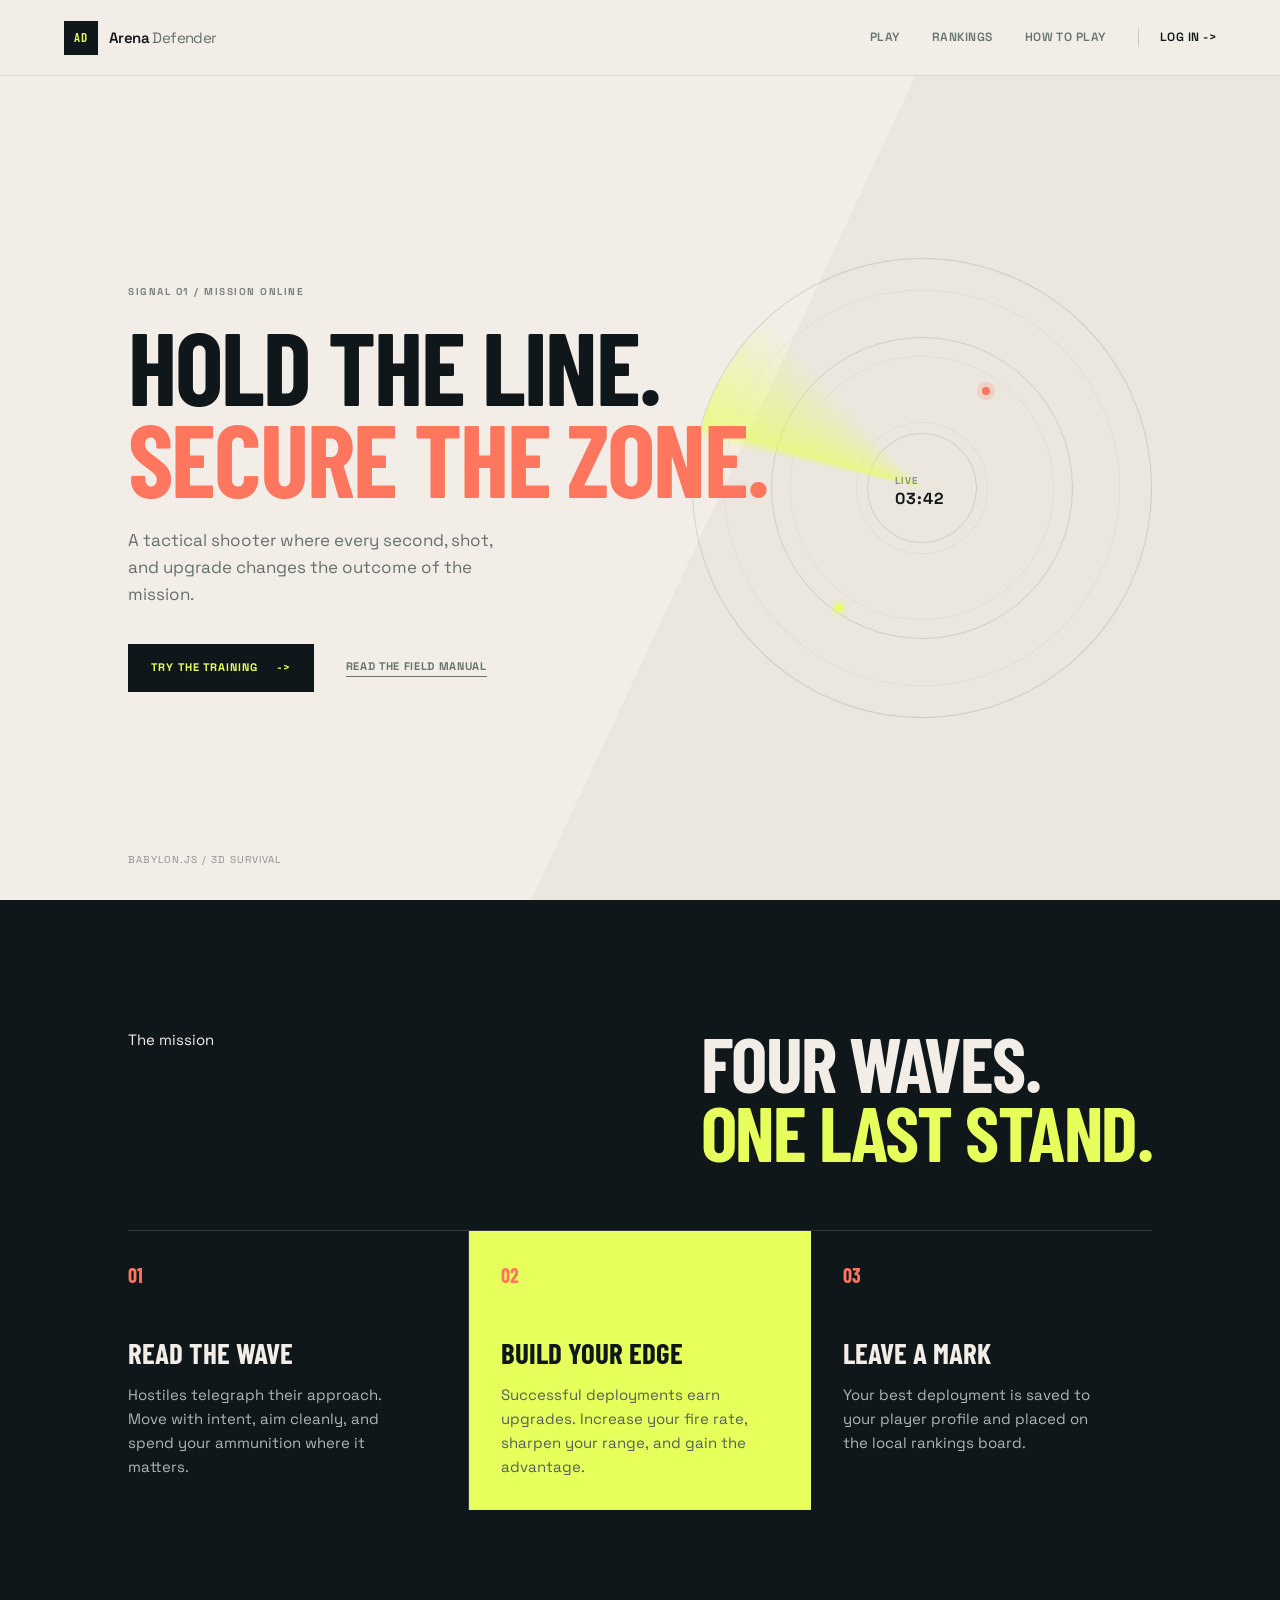
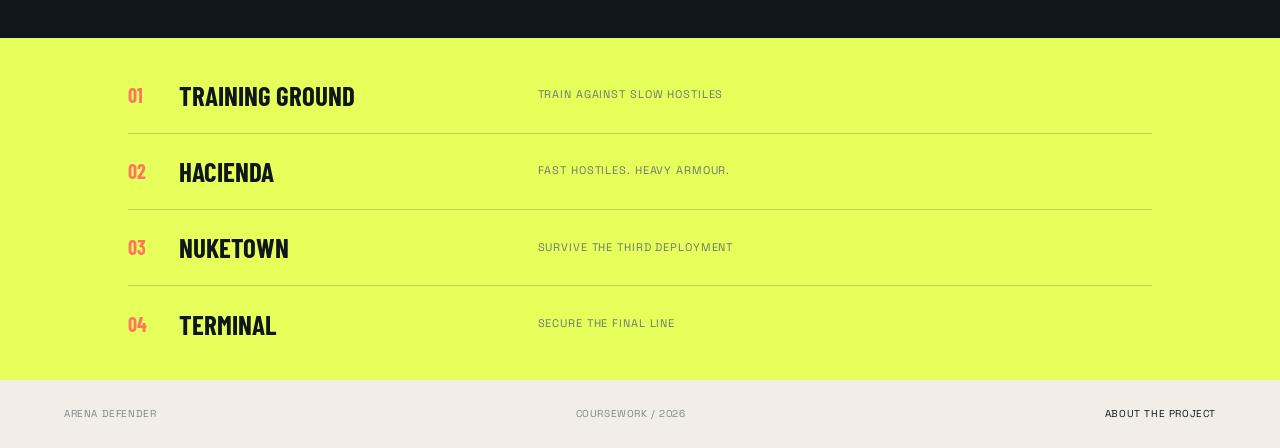
<file: index.html>
<!doctype html>
<html lang="en">

<head>
  <meta charset="UTF-8" />
  <meta name="viewport" content="width=device-width, initial-scale=1.0" />
  <meta name="description"
    content="Arena Defender is a browser-based tactical shooter. Secure the combat zone and survive every deployment." />
  <title>Arena Defender | Home</title>
  <link rel="preconnect" href="https://fonts.googleapis.com" />
  <link rel="preconnect" href="https://fonts.gstatic.com" crossorigin />
  <link
    href="https://fonts.googleapis.com/css2?family=Barlow+Condensed:wght@500;600;700&family=Space+Grotesk:wght@400;500;600;700&display=swap"
    rel="stylesheet" />
  <link rel="stylesheet" href="css/main.css?v=2" />
  <script type="module" src="js/app.js?v=5"></script>
</head>

<body>
<!-- Site header and primary navigation -->
<header class="site-header">
    <a class="logo" href="index.html" aria-label="Arena Defender home"><span class="logo-mark">AD</span><span>Arena
        <b>Defender</b></span></a>
    <nav class="site-nav" aria-label="Primary navigation">
      <a href="game.html">Play</a><a href="rankings.html">Rankings</a><a href="instructions.html">How to play</a>
      <span class="nav-account" data-auth-slot></span>
    </nav>
    <button class="menu-toggle" type="button" aria-label="Open navigation" aria-expanded="false">
      Menu
    </button>
  </header>

  <main>
    <!-- Home page mission introduction -->
    <section class="hero home-hero">
      <div class="hero-copy reveal">
        <p class="signal">Signal 01 / Mission online</p>
        <h1>Hold the line.<br /><em>Secure the zone.</em></h1>
        <p class="hero-p">
          A tactical shooter where every second, shot, and upgrade changes the
          outcome of the mission.
        </p>
        <div class="hero-actions">
          <a class="button button-primary" href="game.html?mode=tutorial">Try the training <span>-></span></a><a
            class="text-link" href="instructions.html">Read the field manual</a>
        </div>
      </div>
      <div class="hero-radar reveal" aria-hidden="true">
        <div class="radar-ring ring-one"></div>
        <div class="radar-ring ring-two"></div>
        <div class="radar-sweep"></div>
        <span class="radar-dot dot-one"></span>
        <span class="radar-dot dot-two"></span>
        <div class="radar-label">LIVE<br /><strong>03:42</strong></div>
      </div>
      <div class="hero-footer">
        <span>Babylon.js / 3D survival</span>
      </div>
    </section>

    <!-- Mission feature summary -->
    <section class="section section-dark feature-section">
      <div class="section-heading">
        <p class="eyebrow">The mission</p>
        <h2>Four waves.<br /><span>One last stand.</span></h2>
      </div>
      <div class="feature-grid">
        <article class="feature-card">
          <span class="card-index">01</span>
          <h3>Read the wave</h3>
          <p>
            Hostiles telegraph their approach. Move with intent, aim cleanly,
            and spend your ammunition where it matters.
          </p>
        </article>
        <article class="feature-card featured">
          <span class="card-index">02</span>
          <h3>Build your edge</h3>
          <p>
            Successful deployments earn upgrades. Increase your fire rate,
            sharpen your range, and gain the advantage.
          </p>
        </article>
        <article class="feature-card">
          <span class="card-index">03</span>
          <h3>Leave a mark</h3>
          <p>
            Your best deployment is saved to your player profile and placed on
            the local rankings board.
          </p>
        </article>
      </div>
    </section>

    <!-- Available deployments -->
    <section class="section stat-section">
      <div class="stat-line">
        <span>01</span><strong>Training ground</strong><small>Train against slow hostiles</small>
      </div>
      <div class="stat-line">
        <span>02</span><strong>Hacienda</strong><small>Fast hostiles. Heavy armour.</small>
      </div>
      <div class="stat-line">
        <span>03</span><strong>Nuketown</strong><small>Survive the third deployment</small>
      </div>
      <div class="stat-line">
        <span>04</span><strong>Terminal</strong><small>Secure the final line</small>
      </div>
    </section>
  </main>

  <!-- Site footer -->
  <footer class="site-footer">
    <span>Arena Defender</span>
    <span>Coursework / 2026</span>
    <a href="about.html">About the project</a>
  </footer>
</body>

</html>
</file>
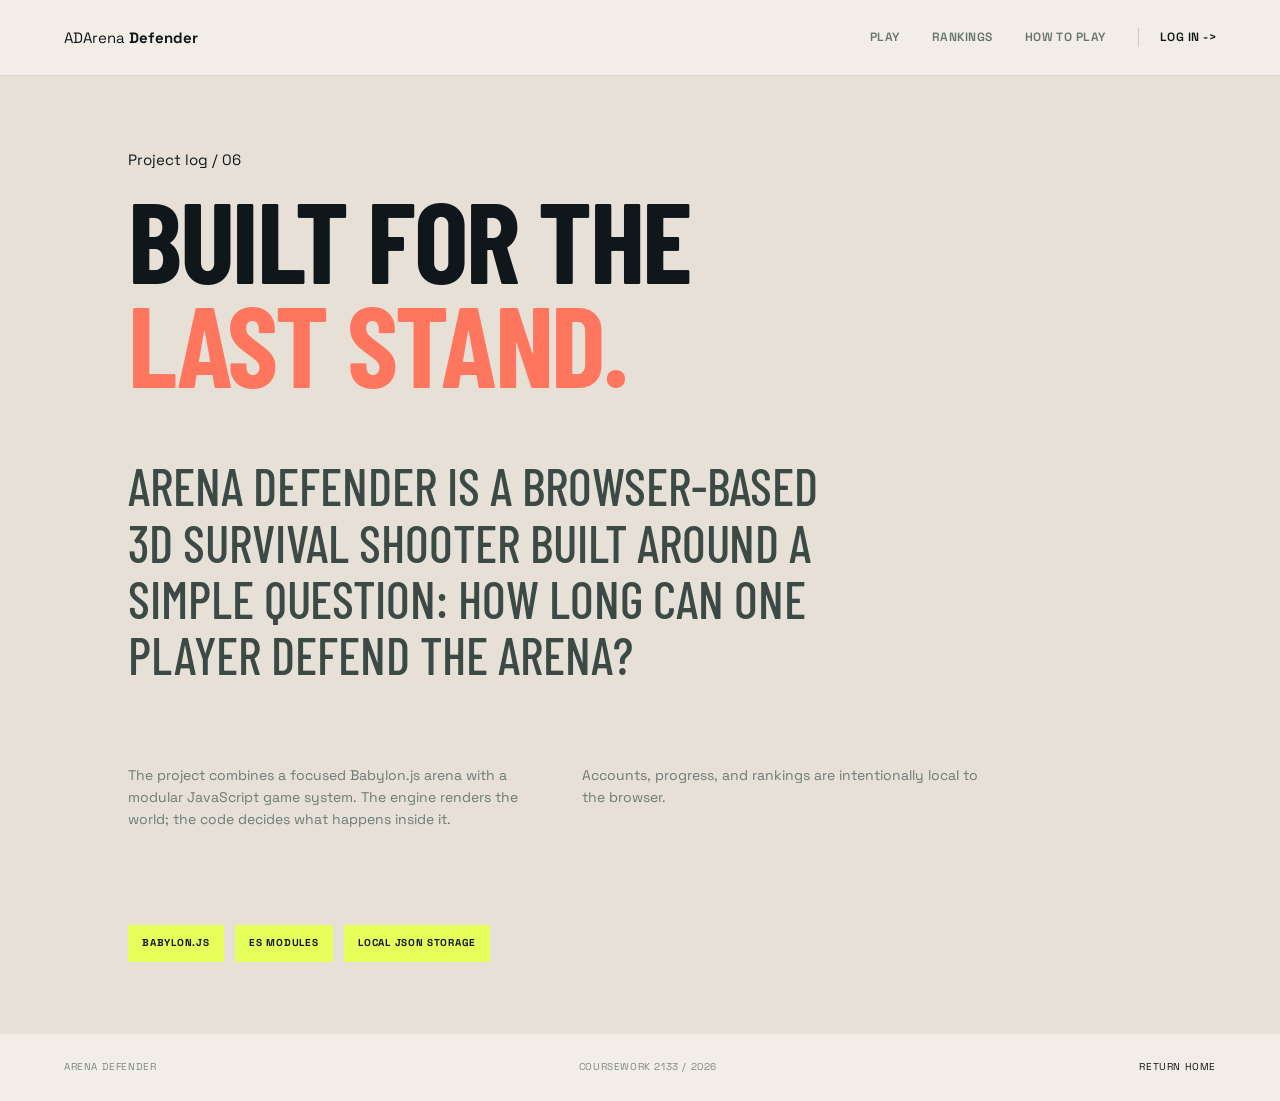
<file: about.html>
<!doctype html>
<html lang="en">
  <head>
    <meta charset="UTF-8" />
    <meta name="viewport" content="width=device-width, initial-scale=1.0" />
    <title>Arena Defender | About</title>
    <link rel="preconnect" href="https://fonts.googleapis.com" />
    <link rel="preconnect" href="https://fonts.gstatic.com" crossorigin />
    <link
      href="https://fonts.googleapis.com/css2?family=Barlow+Condensed:wght@500;600;700&family=Space+Grotesk:wght@400;500;600;700&display=swap"
      rel="stylesheet"
    />
    <link rel="stylesheet" href="css/main.css?v=2" />
    <script type="module" src="js/app.js?v=5"></script>
  </head>

  <body data-page="about">
    <!-- Site header and primary navigation -->
    <header class="site-header">
      <a class="brand" href="index.html" aria-label="Arena Defender home"
        ><span class="brand-mark">AD</span><span>Arena <b>Defender</b></span></a
      >
      <nav class="site-nav" aria-label="Primary navigation">
        <a href="game.html">Play</a><a href="rankings.html">Rankings</a
        ><a href="instructions.html">How to play</a
        ><span class="nav-account" data-auth-slot></span>
      </nav>
      <button
        class="menu-toggle"
        type="button"
        aria-label="Open navigation"
        aria-expanded="false"
      >
        Menu
      </button>
    </header>
    <!-- Project overview -->
    <main class="content-page about-page">
      <div class="page-heading">
        <div>
          <p class="eyebrow">Project log / 06</p>
          <h1>Built for the<br /><em>last stand.</em></h1>
        </div>
      </div>
      <div class="about-copy">
        <p class="about-lede">
          Arena Defender is a browser-based 3D survival shooter built around a
          simple question: how long can one player defend the arena?
        </p>
        <div class="about-columns">
          <p>
            The project combines a focused Babylon.js arena with a modular
            JavaScript game system. The engine renders the world; the code
            decides what happens inside it.
          </p>
          <p>
            Accounts, progress, and rankings are intentionally local to the
            browser.
          </p>
        </div>
        <!-- Technologies used by the project -->
        <div class="about-tech">
          <span>Babylon.js</span><span>ES modules</span
          ><span>Local JSON storage</span>
        </div>
      </div>
    </main>
    <!-- Site footer -->
    <footer class="site-footer">
      <span>Arena Defender</span><span>Coursework 2133 / 2026</span
      ><a href="index.html">Return home</a>
    </footer>
  </body>
</html>
</file>
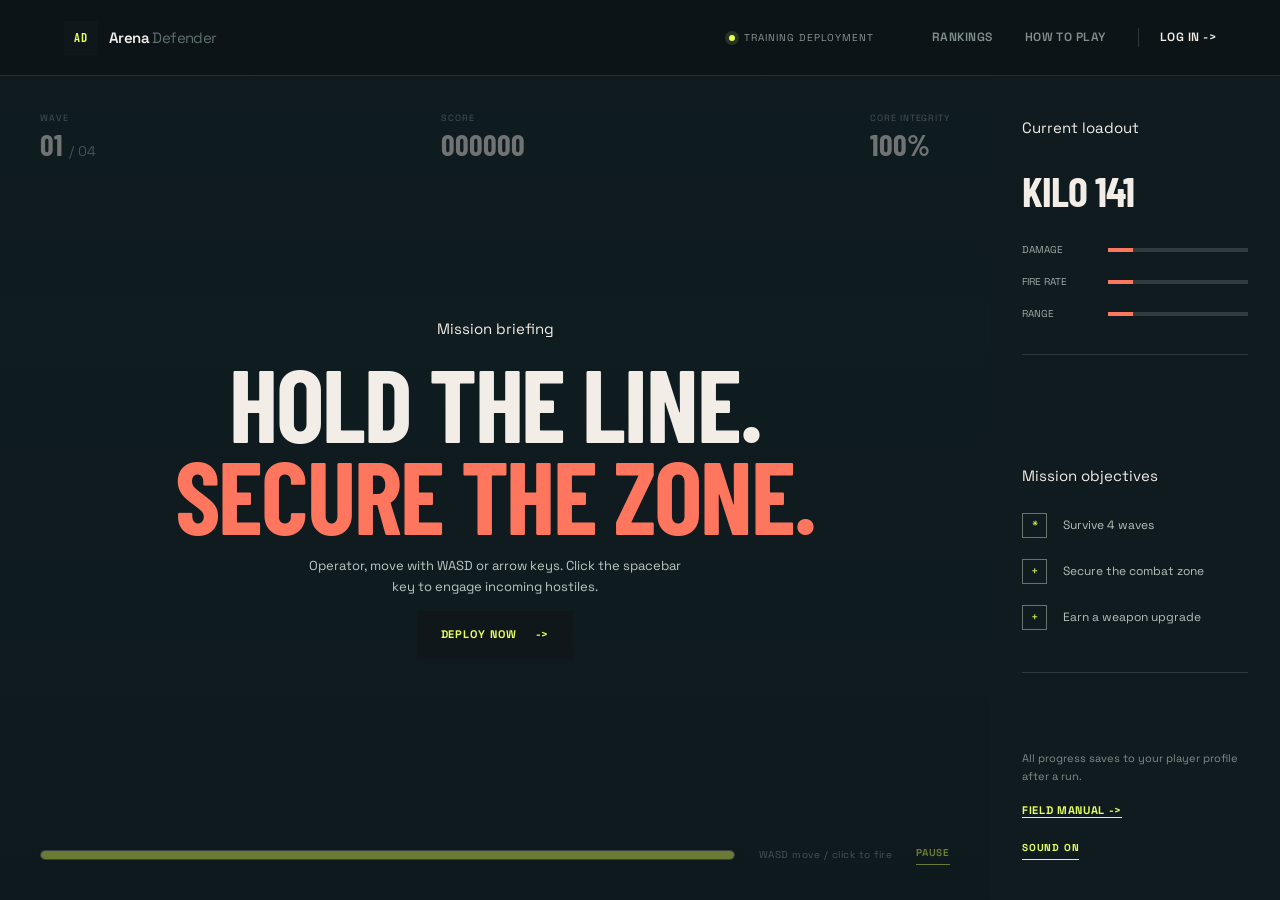
<file: game.html>
<!doctype html>
<html lang="en">
  <head>
    <meta charset="UTF-8" />
    <meta name="viewport" content="width=device-width, initial-scale=1.0" />
    <title>Arena Defender | Play</title>
    <link rel="preconnect" href="https://fonts.googleapis.com" />
    <link rel="preconnect" href="https://fonts.gstatic.com" crossorigin />
    <link
      href="https://fonts.googleapis.com/css2?family=Barlow+Condensed:wght@500;600;700&family=Space+Grotesk:wght@400;500;600;700&display=swap"
      rel="stylesheet"
    />
    <link rel="stylesheet" href="css/main.css?v=2" />
    <script src="https://cdn.babylonjs.com/babylon.js"></script>
    <script type="module" src="js/app.js"></script>
    <script type="module" src="js/game.js"></script>
  </head>

  <body data-page="game">
    <!-- Game header and session status -->
    <header class="site-header game-header">
      <a class="logo" href="index.html" aria-label="Arena Defender home"
        ><span class="logo-mark">AD</span><span>Arena <b>Defender</b></span></a
      >
      <div class="game-top-status">
        <span class="status-dot"></span
        ><span data-session-label>Training deployment</span>
      </div>
      <nav class="site-nav" aria-label="Primary navigation">
        <a href="rankings.html">Rankings</a
        ><a href="instructions.html">How to play</a
        ><span class="nav-account" data-auth-slot></span>
      </nav>
      <button
        class="menu-toggle"
        type="button"
        aria-label="Open navigation"
        aria-expanded="false"
      >
        Menu
      </button>
    </header>
    <!-- Game arena and interface -->
    <main class="game-layout">
      <!-- 3D arena, HUD and mission overlay -->
      <section class="game-stage">
        <canvas
          id="renderCanvas"
          aria-label="Arena Defender 3D game arena"
        ></canvas>
        <div class="game-hud">
          <div class="hud-top">
            <div>
              <span class="hud-label">Wave</span
              ><strong id="wave-value">01 <small>/ 04</small></strong>
            </div>
            <div>
              <span class="hud-label">Score</span
              ><strong id="score-value">000000</strong>
            </div>
            <div>
              <span class="hud-label">Core integrity</span
              ><strong id="health-value">100%</strong>
            </div>
          </div>
          <div class="hud-bottom">
            <div
              class="health-track"
              role="progressbar"
              aria-label="Core integrity"
              aria-valuemin="0"
              aria-valuemax="100"
              aria-valuenow="100"
            >
              <span id="health-bar"></span>
            </div>
            <span class="hud-hint">WASD move / click to fire</span
            ><button class="hud-pause" id="pause-button" type="button">
              Pause
            </button>
          </div>
        </div>
        <div class="game-overlay" id="game-overlay">
          <p class="eyebrow">Mission briefing</p>
          <h1>Hold the line.<br /><em>Secure the zone.</em></h1>
          <p id="game-message">
            Operator, move with WASD or arrow keys. Click the spacebar key to
            engage incoming hostiles.
          </p>
          <button class="button button-primary" id="start-button" type="button">
            Deploy now <span>-></span>
          </button>
        </div>
      </section>
      <!-- Current loadout and mission objectives -->
      <aside class="game-sidebar">
        <div class="sidebar-block">
          <p class="eyebrow">Current loadout</p>
          <h2 id="loadout-name">Kilo 141</h2>
          <div class="loadout-stat">
            <span>Damage</span
            ><span class="stat-meter" id="loadout-damage"><i></i></span>
          </div>
          <div class="loadout-stat">
            <span>Fire rate</span
            ><span class="stat-meter" id="loadout-fire"><i></i></span>
          </div>
          <div class="loadout-stat">
            <span>Range</span
            ><span class="stat-meter" id="loadout-range"><i></i></span>
          </div>
        </div>
        <div class="sidebar-block mission-list">
          <p class="eyebrow">Mission objectives</p>
          <div>
            <span class="mission-icon">*</span><span>Survive 4 waves</span>
          </div>
          <div>
            <span class="mission-icon">+</span><span>Secure the combat zone</span>
          </div>
          <div>
            <span class="mission-icon">+</span><span>Earn a weapon upgrade</span>
          </div>
        </div>
        <div class="sidebar-block sidebar-foot">
          <p>All progress saves to your player profile after a run.</p>
          <a href="instructions.html" class="text-link">Field manual -></a>
          <button
            class="sound-toggle"
            id="mute-button"
            type="button"
            aria-pressed="true"
          >
            Sound on
          </button>
        </div>
      </aside>
    </main>
  </body>
</html>
</file>
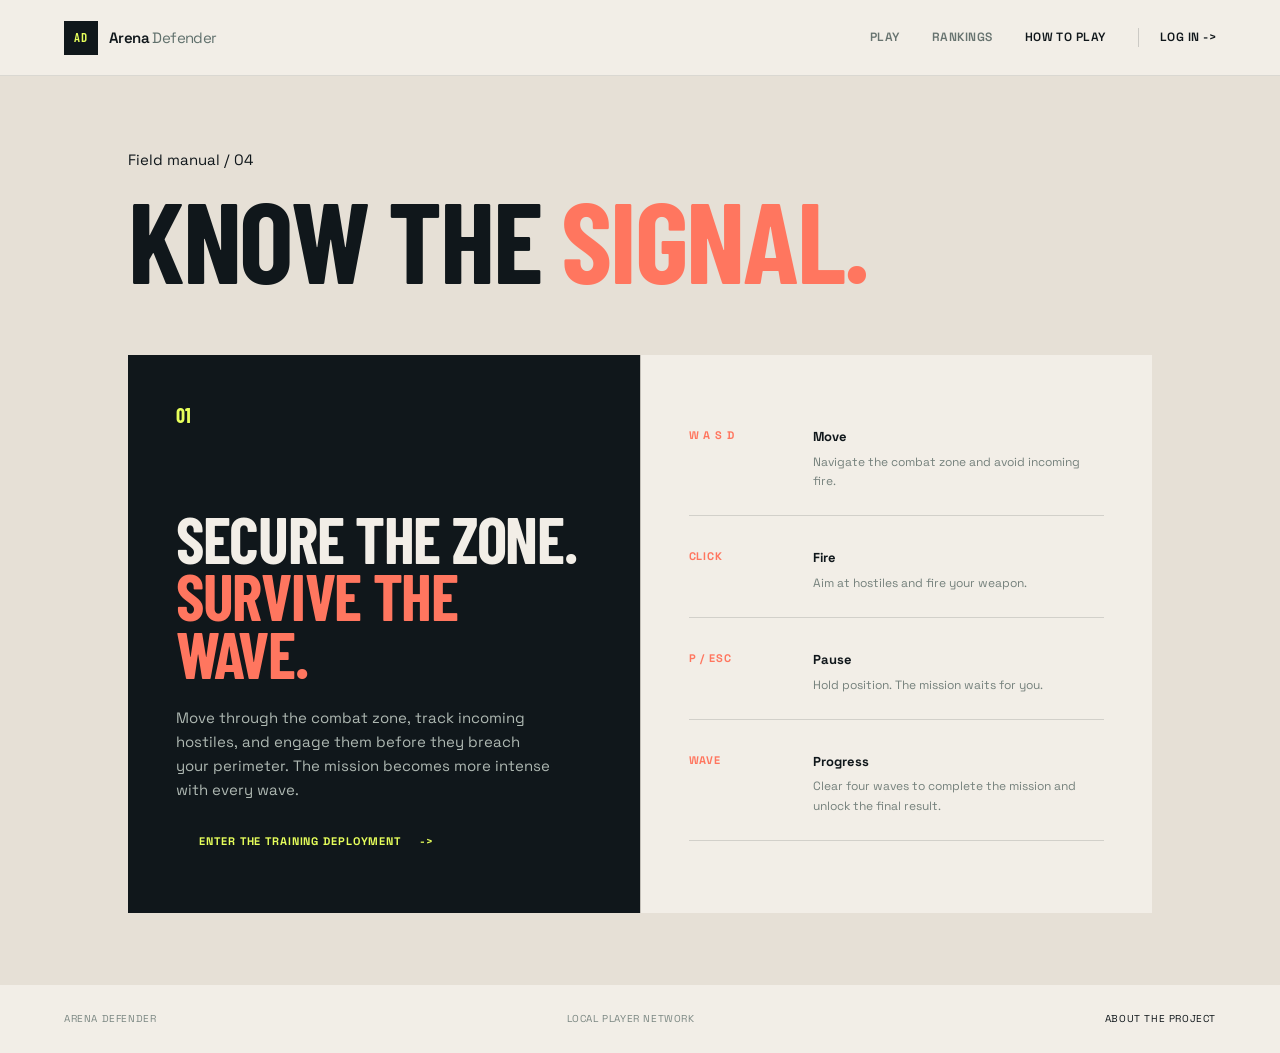
<file: instructions.html>
<!doctype html>
<html lang="en">
  <head>
    <meta charset="UTF-8" />
    <meta name="viewport" content="width=device-width, initial-scale=1.0" />
    <title>Arena Defender | How to play</title>
    <link rel="preconnect" href="https://fonts.googleapis.com" />
    <link rel="preconnect" href="https://fonts.gstatic.com" crossorigin />
    <link
      href="https://fonts.googleapis.com/css2?family=Barlow+Condensed:wght@500;600;700&family=Space+Grotesk:wght@400;500;600;700&display=swap"
      rel="stylesheet"
    />
    <link rel="stylesheet" href="css/main.css?v=2" />
    <script type="module" src="js/app.js?v=5"></script>
  </head>

  <body data-page="instructions">
    <!-- Site header and primary navigation -->
    <header class="site-header">
      <a class="logo" href="index.html" aria-label="Arena Defender home"
        ><span class="logo-mark">AD</span><span>Arena <b>Defender</b></span></a
      >
      <nav class="site-nav" aria-label="Primary navigation">
        <a href="game.html">Play</a><a href="rankings.html">Rankings</a
        ><a class="active" href="instructions.html">How to play</a
        ><span class="nav-account" data-auth-slot></span>
      </nav>
      <button
        class="menu-toggle"
        type="button"
        aria-label="Open navigation"
        aria-expanded="false"
      >
        Menu
      </button>
    </header>
    <!-- Gameplay instructions -->
    <main class="content-page manual-page">
      <div class="page-heading">
        <div>
          <p class="eyebrow">Field manual / 04</p>
          <h1>Know the <em>signal.</em></h1>
        </div>
      </div>
      <!-- Mission overview and control reference -->
      <div class="manual-grid">
        <section class="manual-feature">
          <span class="manual-number">01</span>
          <h2>Secure the zone.<br /><em>Survive the wave.</em></h2>
          <p>
            Move through the combat zone, track incoming hostiles, and engage
            them before they breach your perimeter. The mission becomes more
            intense with every wave.
          </p>
          <a class="button button-primary" href="game.html?mode=tutorial"
            >Enter the training deployment <span>-></span></a
          >
        </section>
        <section class="manual-list">
          <div>
            <span class="manual-key">W A S D</span>
            <p>
              <strong>Move</strong> Navigate the combat zone and avoid incoming
              fire.
            </p>
          </div>
          <div>
            <span class="manual-key">CLICK</span>
            <p><strong>Fire</strong> Aim at hostiles and fire your weapon.</p>
          </div>
          <div>
            <span class="manual-key">P / ESC</span>
            <p>
              <strong>Pause</strong> Hold position. The mission waits for you.
            </p>
          </div>
          <div>
            <span class="manual-key">WAVE</span>
            <p>
              <strong>Progress</strong> Clear four waves to complete the mission
              and unlock the final result.
            </p>
          </div>
        </section>
      </div>
    </main>
    <!-- Site footer -->
    <footer class="site-footer">
      <span>Arena Defender</span><span>Local player network</span
      ><a href="about.html">About the project</a>
    </footer>
  </body>
</html>
</file>
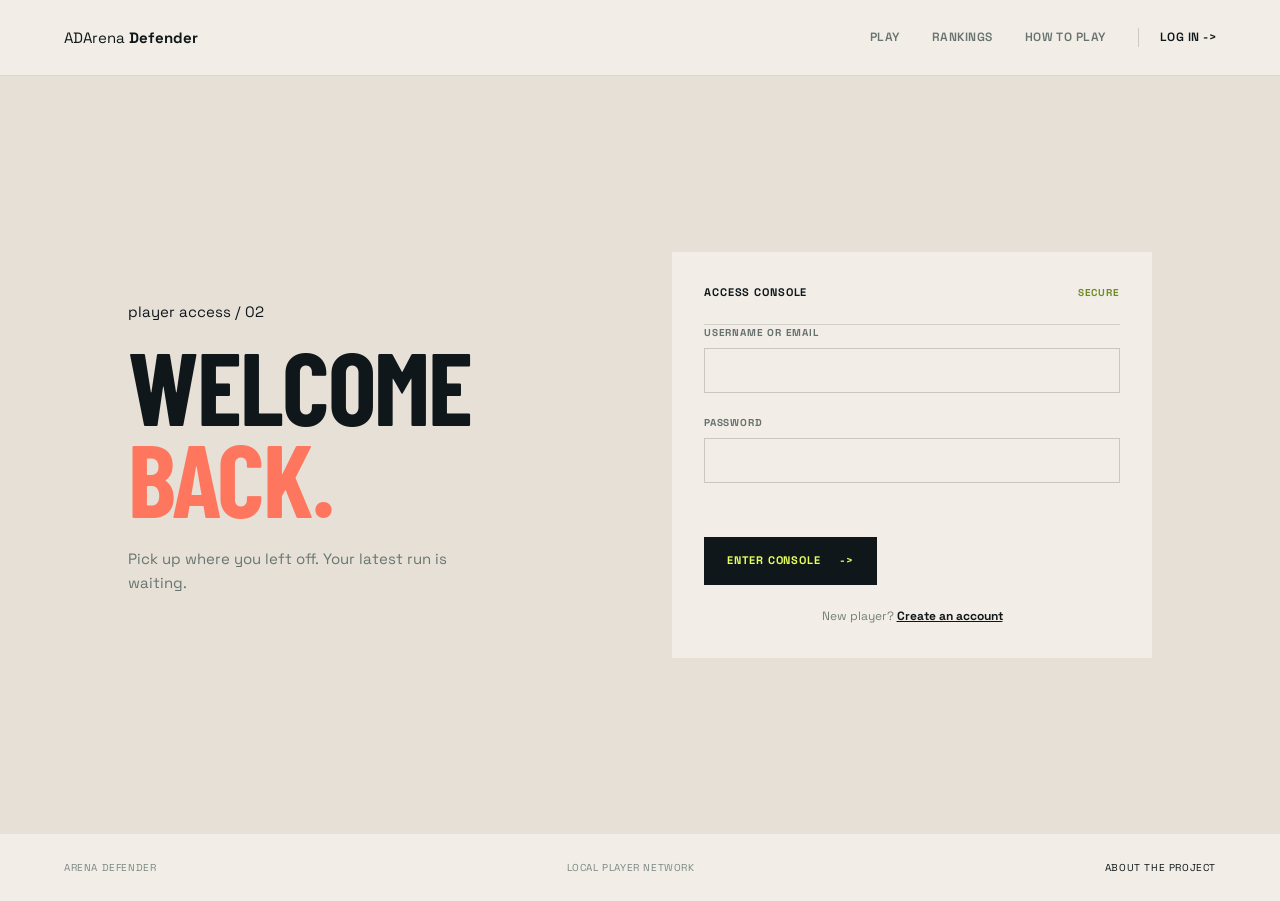
<file: login.html>
<!DOCTYPE html>
<html lang="en">
<head>
    <meta charset="UTF-8" />
    <meta name="viewport" content="width=device-width, initial-scale=1.0" />
    <title>Arena Defender | Login</title>
    <link rel="preconnect" href="https://fonts.googleapis.com" />
    <link rel="preconnect" href="https://fonts.gstatic.com" crossorigin />
    <link
      href="https://fonts.googleapis.com/css2?family=Barlow+Condensed:wght@500;600;700&family=Space+Grotesk:wght@400;500;600;700&display=swap"
      rel="stylesheet"
    />
    <link rel="stylesheet" href="css/main.css?v=2" />
    <script type="module" src="js/app.js?v=5"></script>
  </head>
<body data-page="login">
    <!-- Site header and primary navigation -->
    <header class="site-header">
      <a class="brand" href="index.html" aria-label="Arena Defender home"
        ><span class="brand-mark">AD</span><span>Arena <b>Defender</b></span></a
      >
      <nav class="site-nav" aria-label="Primary navigation">
        <a href="game.html">Play</a><a href="rankings.html">Rankings</a
        ><a href="instructions.html">How to play</a
        ><span class="nav-account" data-auth-slot></span>
      </nav>
      <button
        class="menu-toggle"
        type="button"
        aria-label="Open navigation"
        aria-expanded="false"
      >
        Menu
      </button>
    </header>
    <!-- Login introduction and form -->
    <main class="form-page login-page">
      <div class="form-intro">
        <p class="eyebrow">player access / 02</p>
        <h1>Welcome<br /><em>back.</em></h1>
        <p>Pick up where you left off. Your latest run is waiting.</p>
      </div>
      <!-- Login form -->
      <form class="form-panel compact" id="login-form" novalidate>
        <div class="form-panel-heading">
          <span>Access console</span><span class="signal-live">Secure</span>
        </div>
        <label
          >Username or email<input
            name="identifier"
            type="text"
            autocomplete="username"
            required /><small
            class="field-error"
            data-error-for="identifier"
          ></small></label
        ><label
          >Password<input
            name="password"
            type="password"
            autocomplete="current-password"
            required /><small
            class="field-error"
            data-error-for="password"
          ></small
        ></label>
        <div class="form-feedback" role="status" aria-live="polite"></div>
        <button class="button button-primary button-wide" type="submit">
          Enter console <span>-></span>
        </button>
        <p class="form-switch">
          New player? <a href="register.html">Create an account</a>
        </p>
      </form>
    </main>
    <!-- Site footer -->
    <footer class="site-footer">
      <span>Arena Defender</span><span>Local player network</span
      ><a href="about.html">About the project</a>
    </footer>
  </body>
</html>
</file>
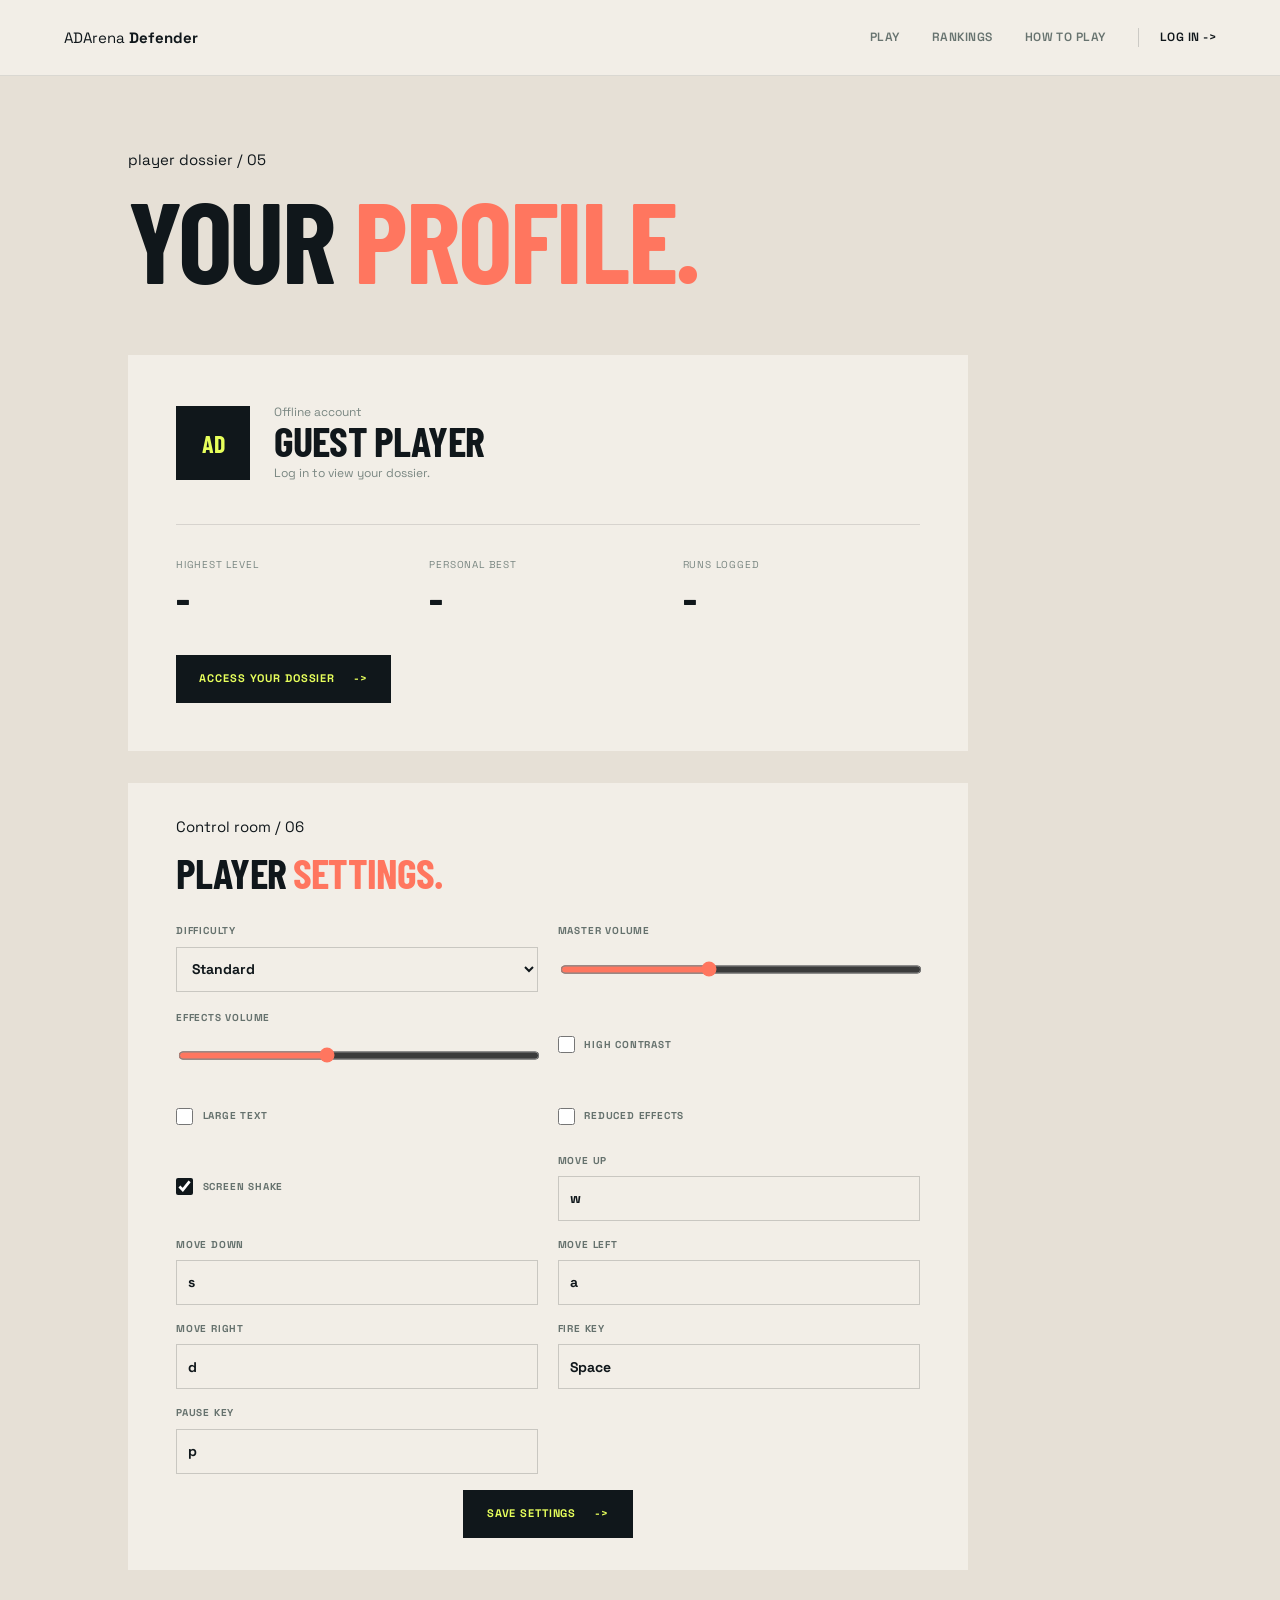
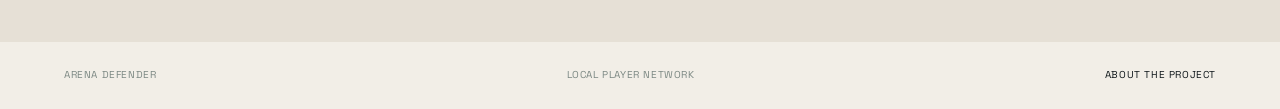
<file: profile.html>
<!doctype html>
<html lang="en">
  <head>
    <meta charset="UTF-8" />
    <meta name="viewport" content="width=device-width, initial-scale=1.0" />
    <title>Arena Defender | Profile</title>
    <link rel="preconnect" href="https://fonts.googleapis.com" />
    <link rel="preconnect" href="https://fonts.gstatic.com" crossorigin />
    <link
      href="https://fonts.googleapis.com/css2?family=Barlow+Condensed:wght@500;600;700&family=Space+Grotesk:wght@400;500;600;700&display=swap"
      rel="stylesheet"
    />
    <link rel="stylesheet" href="css/main.css?v=3" />
    <script type="module" src="js/app.js?v=5"></script>
  </head>

  <body data-page="profile">
    <!-- Site header and primary navigation -->
    <header class="site-header">
      <a class="brand" href="index.html" aria-label="Arena Defender home"
        ><span class="brand-mark">AD</span><span>Arena <b>Defender</b></span></a
      >
      <nav class="site-nav" aria-label="Primary navigation">
        <a href="game.html">Play</a><a href="rankings.html">Rankings</a
        ><a href="instructions.html">How to play</a
        ><span class="nav-account" data-auth-slot></span>
      </nav>
      <button
        class="menu-toggle"
        type="button"
        aria-label="Open navigation"
        aria-expanded="false"
      >
        Menu
      </button>
    </header>
    <!-- Profile and accessibility settings -->
    <main class="content-page">
      <div class="page-heading">
        <div>
          <p class="eyebrow">player dossier / 05</p>
          <h1>Your <em>profile.</em></h1>
        </div>
      </div>
      <!-- Player profile summary -->
      <section class="profile-panel" id="profile-content">
        <div class="profile-identity">
          <div class="profile-avatar">AD</div>
          <div>
            <p class="eyebrow">Offline account</p>
            <h2 id="profile-name">Guest player</h2>
            <p id="profile-email">Log in to view your dossier.</p>
          </div>
        </div>
        <div class="profile-stats">
          <div>
            <span>Highest level</span><strong id="profile-level">-</strong>
          </div>
          <div>
            <span>Personal best</span><strong id="profile-score">-</strong>
          </div>
          <div>
            <span>Runs logged</span><strong id="profile-runs">-</strong>
          </div>
        </div>
        <a class="button button-primary" href="login.html" id="profile-action"
          >Access your dossier <span>-></span></a
        >
      </section>
      <!-- Gameplay and accessibility settings -->
      <section class="settings-panel" aria-labelledby="settings-heading">
        <div class="settings-heading">
          <p class="eyebrow">Control room / 06</p>
          <h2 id="settings-heading">player <em>settings.</em></h2>
        </div>
        <form id="settings-form" class="settings-grid">
          <label
            >Difficulty<select name="difficulty">
              <option value="easy">Easy</option>
              <option value="standard">Standard</option>
              <option value="hard">Hard</option>
            </select></label
          >
          <label
            >Master volume<input
              name="masterVolume"
              type="range"
              min="0"
              max="0.2"
              step="0.01"
          /></label>
          <label
            >Effects volume<input
              name="effectsVolume"
              type="range"
              min="0"
              max="0.2"
              step="0.01"
          /></label>
          <label class="setting-check"
            ><input name="highContrast" type="checkbox" /> High contrast</label
          >
          <label class="setting-check"
            ><input name="largeText" type="checkbox" /> Large text</label
          >
          <label class="setting-check"
            ><input name="reducedEffects" type="checkbox" /> Reduced
            effects</label
          >
          <label class="setting-check"
            ><input name="screenShake" type="checkbox" /> Screen shake</label
          >
          <label>Move up<input name="up" type="text" maxlength="1" /></label>
          <label
            >Move down<input name="down" type="text" maxlength="1"
          /></label>
          <label
            >Move left<input name="left" type="text" maxlength="1"
          /></label>
          <label
            >Move right<input name="right" type="text" maxlength="1"
          /></label>
          <label>Fire key<input name="fire" type="text" maxlength="1" /></label>
          <label
            >Pause key<input name="pause" type="text" maxlength="1"
          /></label>
          <div
            class="settings-feedback"
            id="settings-feedback"
            role="status"
            aria-live="polite"
          ></div>
          <button class="button button-primary" type="submit">
            Save settings <span>-></span>
          </button>
        </form>
      </section>
    </main>
    <!-- Site footer -->
    <footer class="site-footer">
      <span>Arena Defender</span><span>Local player network</span
      ><a href="about.html">About the project</a>
    </footer>
  </body>
</html>
</file>
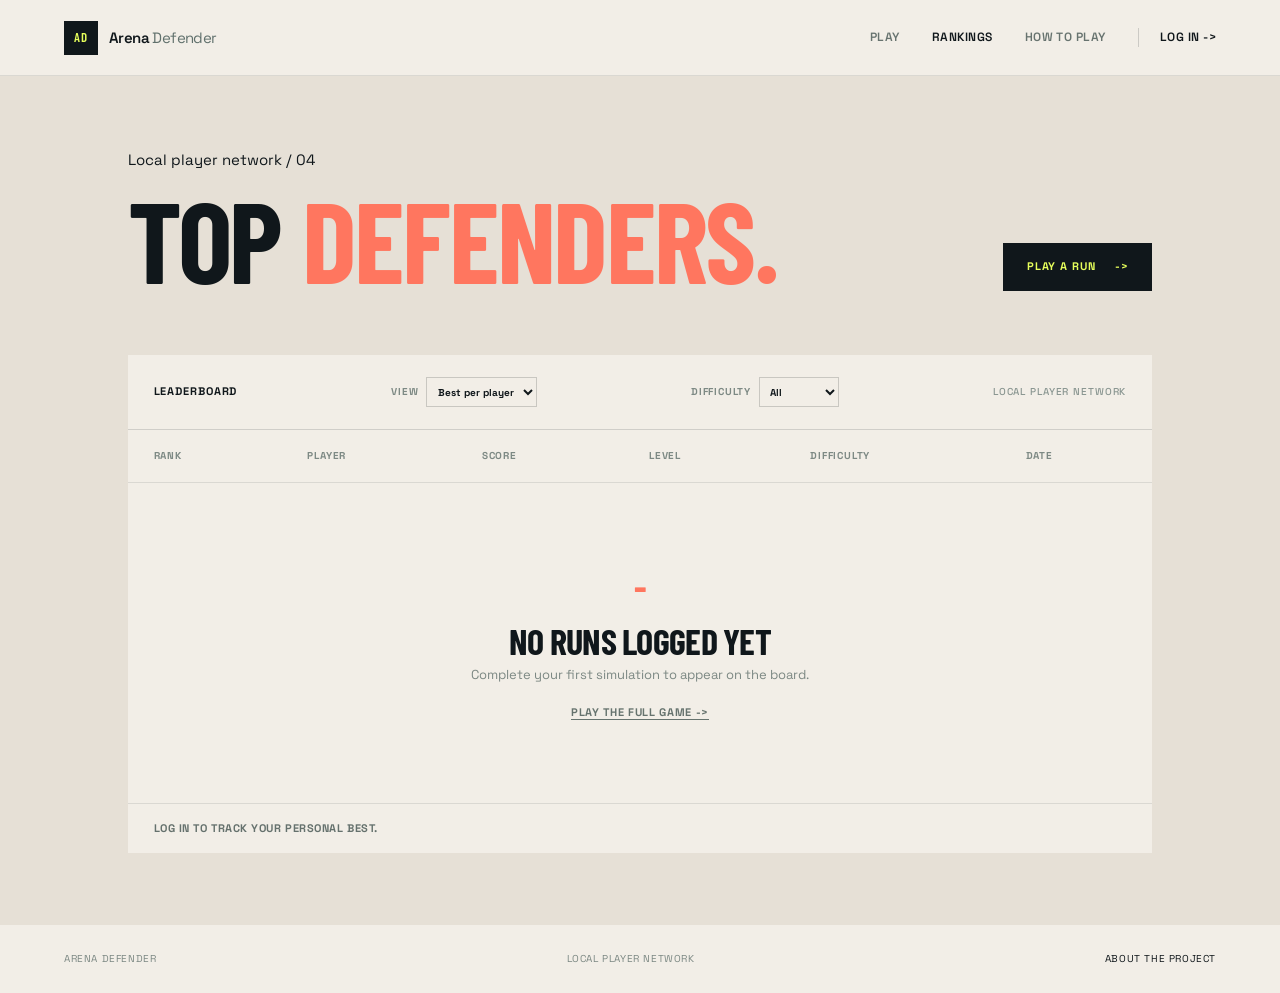
<file: rankings.html>
<!doctype html>
<html lang="en">
  <head>
    <meta charset="UTF-8" />
    <meta name="viewport" content="width=device-width, initial-scale=1.0" />
    <title>Arena Defender | Rankings</title>
    <link rel="preconnect" href="https://fonts.googleapis.com" />
    <link rel="preconnect" href="https://fonts.gstatic.com" crossorigin />
    <link
      href="https://fonts.googleapis.com/css2?family=Barlow+Condensed:wght@500;600;700&family=Space+Grotesk:wght@400;500;600;700&display=swap"
      rel="stylesheet"
    />
    <link rel="stylesheet" href="css/main.css?v=2" />
    <script type="module" src="js/app.js?v=5"></script>
  </head>

  <body data-page="rankings">
    <!-- Site header and primary navigation -->
    <header class="site-header">
      <a class="logo" href="index.html" aria-label="Arena Defender home"
        ><span class="logo-mark">AD</span><span>Arena <b>Defender</b></span></a
      >
      <nav class="site-nav" aria-label="Primary navigation">
        <a href="game.html">Play</a
        ><a class="active" href="rankings.html">Rankings</a
        ><a href="instructions.html">How to play</a
        ><span class="nav-account" data-auth-slot></span>
      </nav>
      <button
        class="menu-toggle"
        type="button"
        aria-label="Open navigation"
        aria-expanded="false"
      >
        Menu
      </button>
    </header>
    <!-- Rankings page -->
    <main class="content-page">
      <div class="page-heading">
        <div>
          <p class="eyebrow">Local player network / 04</p>
          <h1>Top <em>defenders.</em></h1>
        </div>
        <a class="button button-primary" href="game.html"
          >Play a run <span>-></span></a
        >
      </div>
      <!-- Ranking filters, table and personal best -->
      <section class="ranking-panel">
        <div class="ranking-toolbar">
          <span>Leaderboard</span
          ><label class="ranking-filter"
            >View<select id="score-view">
              <option value="best">Best per player</option>
              <option value="all">All runs</option>
            </select></label
          ><label class="ranking-filter"
            >Difficulty<select id="difficulty-filter">
              <option value="all">All</option>
              <option value="easy">Easy</option>
              <option value="standard">Standard</option>
              <option value="hard">Hard</option>
            </select></label
          ><span id="ranking-summary">Local player network</span>
        </div>
        <div class="ranking-table-wrap">
          <table>
            <thead>
              <tr>
                <th>Rank</th>
                <th>player</th>
                <th>Score</th>
                <th>Level</th>
                <th>Difficulty</th>
                <th>Date</th>
              </tr>
            </thead>
            <tbody id="ranking-body"></tbody>
          </table>
          <div class="empty-state" id="ranking-empty">
            <span class="empty-mark">-</span>
            <h2>No runs logged yet</h2>
            <p>Complete your first simulation to appear on the board.</p>
            <a href="game.html" class="text-link">Play the full game -></a>
          </div>
        </div>
        <div class="personal-best" id="personal-best"></div>
      </section>
    </main>
    <!-- Site footer -->
    <footer class="site-footer">
      <span>Arena Defender</span><span>Local player network</span
      ><a href="about.html">About the project</a>
    </footer>
  </body>
</html>
</file>
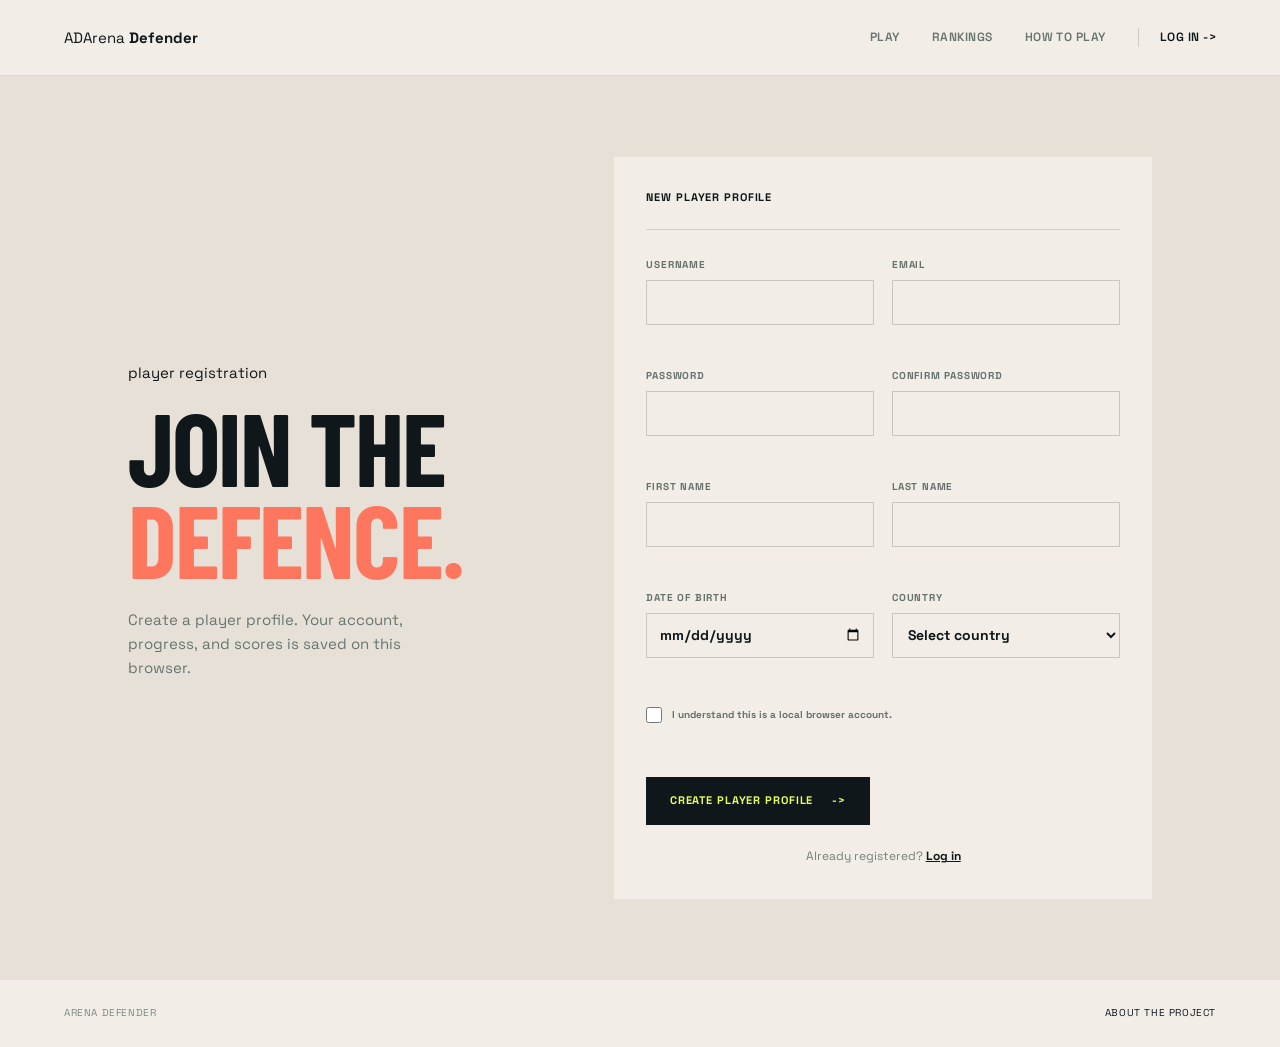
<file: register.html>
<!doctype html>
<html lang="en">
  <head>
    <meta charset="UTF-8" />
    <meta name="viewport" content="width=device-width, initial-scale=1.0" />
    <title>Arena Defender | Register</title>
    <link rel="preconnect" href="https://fonts.googleapis.com" />
    <link rel="preconnect" href="https://fonts.gstatic.com" crossorigin />
    <link
      href="https://fonts.googleapis.com/css2?family=Barlow+Condensed:wght@500;600;700&family=Space+Grotesk:wght@400;500;600;700&display=swap"
      rel="stylesheet"
    />
    <link rel="stylesheet" href="css/main.css?v=2" />
    <script type="module" src="js/app.js?v=5"></script>
  </head>

  <body data-page="register">
    <!-- Site header and primary navigation -->
    <header class="site-header">
      <a class="brand" href="index.html" aria-label="Arena Defender home"
        ><span class="brand-mark">AD</span><span>Arena <b>Defender</b></span></a
      >
      <nav class="site-nav" aria-label="Primary navigation">
        <a href="game.html">Play</a><a href="rankings.html">Rankings</a
        ><a href="instructions.html">How to play</a
        ><span class="nav-account" data-auth-slot></span>
      </nav>
      <button
        class="menu-toggle"
        type="button"
        aria-label="Open navigation"
        aria-expanded="false"
      >
        Menu
      </button>
    </header>

    <!-- Registration introduction and form -->
    <main class="form-page">
      <div class="form-intro">
        <p class="eyebrow">player registration</p>
        <h1>Join the<br /><em>defence.</em></h1>
        <p>
          Create a player profile. Your account, progress, and scores is saved
          on this browser.
        </p>
      </div>
      <!-- Registration form -->
      <form class="form-panel" id="register-form" novalidate>
        <div class="form-panel-heading">
          <span>New player profile</span>
        </div>
        <div class="form-grid">
          <label
            >Username<input
              name="username"
              type="text"
              autocomplete="username"
              minlength="3"
              maxlength="18"
              required /><small
              class="field-error"
              data-error-for="username"
            ></small></label
          ><label
            >Email<input
              name="email"
              type="email"
              autocomplete="email"
              required /><small
              class="field-error"
              data-error-for="email"
            ></small></label
          ><label
            >Password<input
              name="password"
              type="password"
              autocomplete="new-password"
              required /><small
              class="field-error"
              data-error-for="password"
            ></small></label
          ><label
            >Confirm password<input
              name="confirmPassword"
              type="password"
              autocomplete="new-password"
              required /><small
              class="field-error"
              data-error-for="confirmPassword"
            ></small></label
          ><label
            >First name<input name="firstName" type="text" required /><small
              class="field-error"
              data-error-for="firstName"
            ></small></label
          ><label
            >Last name<input name="lastName" type="text" required /><small
              class="field-error"
              data-error-for="lastName"
            ></small></label
          ><label
            >Date of birth<input
              name="dateOfBirth"
              type="date"
              required /><small
              class="field-error"
              data-error-for="dateOfBirth"
            ></small></label
          ><label
            >Country<select name="country" required>
              <option value="">Select country</option>
              <option>MAuritius</option>
              <option>South Africa</option>
              <option>Canada</option>
              <option>France</option>
              <option>Other</option></select
            ><small class="field-error" data-error-for="country"></small
          ></label>
        </div>
        <label class="check-label"
          ><input name="terms" type="checkbox" required /><span
            >I understand this is a local browser account.</span
          ></label
        ><small class="field-error" data-error-for="terms"></small>
        <div class="form-feedback" role="status" aria-live="polite"></div>
        <button class="button button-primary button-wide" type="submit">
          Create player profile <span>-></span>
        </button>
        <p class="form-switch">
          Already registered? <a href="login.html">Log in</a>
        </p>
      </form>
    </main>

    <!-- Site footer -->
    <footer class="site-footer">
      <span>Arena Defender</span>
      <a href="about.html">About the project</a>
    </footer>
  </body>
</html>
</file>
<file: css/main.css>
/* Colour, typography and layout variables */
:root {
  --ink: #10171b;
  --ink-soft: #172126;
  --paper: #f2eee7;
  --paper-deep: #e6e0d6;
  --signal: #e7ff5b;
  --signal-deep: #b9d92c;
  --coral: #ff765f;
  --muted: #8b9793;
  --line: rgba(242, 238, 231, .16);
  --serif: 'Barlow Condensed', sans-serif;
  --sans: 'Space Grotesk', sans-serif;
  --header-height: 76px;
}

/* General page styles and browser defaults */
* {
  box-sizing: border-box;
}

/* Reset the scroll behavior */
html {
  scroll-behavior: smooth;
}

/* Basic styles for the body */
body {
  margin: 0;
  background: var(--paper);
  color: var(--ink);
  font-family: var(--sans);
  font-size: 15px;
  line-height: 1.6;
}

/* Style for the links in the index.html */
a {
  color: inherit;
  text-decoration: none;
}

/* Style for buttons, inputs, and select elements */
button,
input,
select {
  font: inherit;
}

/* Style for the tap highlight on touch devices */
button,
a {
  -webkit-tap-highlight-color: transparent;
}

/* Style for the focus visible state */
:focus-visible {
  outline: 3px solid var(--coral);
  outline-offset: 4px;
}

/* Header, logo and navigation */
.site-header {
  min-height: var(--header-height);
  padding: 0 5vw;
  display: flex;
  align-items: center;
  justify-content: space-between;
  gap: 2rem;
  border-bottom: 1px solid rgba(16, 23, 27, .1);
  position: relative;
  z-index: 5;
  background: var(--paper);
}

/* Style for the logo/brandname */
.logo {
  display: inline-flex;
  align-items: center;
  gap: 11px;
  font-weight: 600;
  letter-spacing: -.04em;
  white-space: nowrap;
}

/* Style for the bold text in the logo */
.logo b {
  font-weight: 400;
  color: #60706c;
}

/* Style for the logo mark */
.logo-mark {
  display: grid;
  place-items: center;
  width: 34px;
  height: 34px;
  background: var(--ink);
  color: var(--signal);
  font-family: var(--serif);
  font-size: 13px;
  letter-spacing: .04em;
}

/* Style for the site navigation */
.site-nav {
  display: flex;
  align-items: center;
  gap: clamp(1rem, 2.5vw, 2.6rem);
  font-size: 12px;
  font-weight: 600;
  letter-spacing: .04em;
  text-transform: uppercase;
}

/* Style for the links in the site navigation */
.site-nav a {
  color: #67736f;
  transition: color .2s ease;
}

/* Style for the active and hover states of the links in the site navigation */
.site-nav a:hover,
.site-nav a.active {
  color: var(--ink);
}

/* Style for the account section in the site navigation */
.nav-account {
  display: inline-flex;
  align-items: center;
  gap: 12px;
  padding-left: 1.3rem;
  border-left: 1px solid rgba(16, 23, 27, .17);
}

/* Style for the links in the account section */
.nav-account a {
  color: var(--ink);
}

/* Style for the logout link in the account section */
.nav-account .nav-logout {
  color: #7d8884;
  font-size: 10px;
}

/* Style for the menu toggle button */
.menu-toggle {
  display: none;
  border: 0;
  background: transparent;
  text-transform: uppercase;
  font-size: 11px;
  font-weight: 700;
  letter-spacing: .1em;
  cursor: pointer;
}

/* Home page hero and radar decoration */
.hero {
  height: calc(100svh - var(--header-height));
  min-height: calc(100svh - var(--header-height));
  position: relative;
  overflow: hidden;
}

/* Style for the home hero section */
.home-hero {
  display: flex;
  align-items: center;
  padding: 9vh 10vw;
  background: var(--paper);
}

/* Creates an angled, semi-transparent overlay gradient across the hero section that allows user clicks to pass through to underlying elements */
.home-hero::before {
  content: '';
  position: absolute;
  inset: 0;
  background: linear-gradient(115deg, transparent 0 55%, rgba(230, 224, 214, .55) 55% 100%);
  pointer-events: none;
}

/* Places text above the overlay and limits its width for easier reading */
.hero-copy {
  position: relative;
  z-index: 1;
  max-width: 680px;
}

.signal {
  margin: 0 0 1.15rem;
  color: #78837f;
  font-size: 10px;
  font-weight: 700;
  letter-spacing: .15em;
  text-transform: uppercase;
}

h1,
h2,
h3,
p {
  margin-top: 0;
}

h1,
h2 {
  font-family: var(--serif);
  font-weight: 700;
  line-height: .9;
  letter-spacing: -.02em;
  text-transform: uppercase;
}

h1 {
  margin-bottom: 1.5rem;
  font-size: clamp(4.5rem, 8vw, 7rem);
}

h2 {
  font-size: clamp(3rem, 6vw, 6rem);
}

h1 em,
h2 em {
  color: var(--coral);
  font-style: normal;
}

.hero-p {
  max-width: 390px;
  color: #64716d;
  font-size: 17px;
}

.hero-actions {
  display: flex;
  align-items: center;
  gap: 2rem;
  margin-top: 2.2rem;
}

.button {
  display: inline-flex;
  align-items: center;
  justify-content: center;
  gap: 1.2rem;
  min-height: 48px;
  padding: 0 1.4rem;
  border: 1px solid transparent;
  font-size: 11px;
  font-weight: 700;
  letter-spacing: .08em;
  text-transform: uppercase;
  cursor: pointer;
  transition: transform .2s ease, background .2s ease;
}

.button:hover {
  transform: translateY(-3px);
}

.button-primary {
  background: var(--ink);
  color: var(--signal);
}

.button-primary:hover {
  background: #27373b;
}

.text-link {
  border-bottom: 1px solid currentColor;
  color: #66736e;
  font-size: 11px;
  font-weight: 700;
  letter-spacing: .06em;
  text-transform: uppercase;
}

.hero-radar {
  width: min(36vw, 460px);
  aspect-ratio: 1;
  position: absolute;
  right: 10vw;
  top: calc(50% - min(18vw, 230px));
  border: 1px solid rgba(16, 23, 27, .13);
  border-radius: 50%;
  background: repeating-radial-gradient(circle, transparent 0 20%, rgba(16, 23, 27, .035) 20.2% 20.4%);
}

.radar-ring {
  position: absolute;
  border: 1px solid rgba(16, 23, 27, .12);
  border-radius: 50%;
  inset: 17%;
}

.ring-two {
  inset: 38%;
}

.radar-sweep {
  position: absolute;
  inset: 0;
  border-radius: 50%;
  background: conic-gradient(from 5deg, transparent 0 77%, rgba(231, 255, 91, .65) 78%, transparent 87%);
  animation: rotate 6s linear infinite;
}

.radar-dot {
  width: 8px;
  height: 8px;
  position: absolute;
  border-radius: 50%;
  background: var(--coral);
  box-shadow: 0 0 0 5px rgba(255, 118, 95, .18);
}

.dot-one {
  top: 28%;
  left: 63%;
}

.dot-two {
  bottom: 23%;
  left: 31%;
  background: var(--signal);
  box-shadow: 0 0 0 5px rgba(231, 255, 91, .16);
}

.radar-label {
  position: absolute;
  top: 47%;
  left: 44%;
  color: #87918d;
  font: 700 10px/1.4 var(--sans);
  letter-spacing: .12em;
}

.radar-label strong {
  color: var(--ink);
  font-size: 16px;
}

.hero-footer {
  position: absolute;
  right: 10vw;
  bottom: 2rem;
  left: 10vw;
  display: flex;
  justify-content: space-between;
  color: #89928f;
  font-size: 10px;
  letter-spacing: .1em;
  text-transform: uppercase;
}

.section {
  padding: 8rem 10vw;
}

.section-dark {
  background: var(--ink);
  color: var(--paper);
}

.section-heading {
  display: flex;
  justify-content: space-between;
}

.section-heading h2 {
  margin-bottom: 4rem;
}

.section-heading h2 span {
  color: var(--signal);
}

.feature-grid {
  display: grid;
  grid-template-columns: repeat(3, 1fr);
  border-top: 1px solid var(--line);
}

.feature-card {
  min-height: 255px;
  padding: 2rem 2rem 1rem 0;
  border-right: 1px solid var(--line);
}

.feature-card+.feature-card {
  padding-left: 2rem;
}

.feature-card:last-child {
  border-right: 0;
}

.feature-card.featured {
  background: var(--signal);
  color: var(--ink);
  padding-right: 2rem;
}

.card-index {
  color: var(--coral);
  font: 700 20px var(--serif);
}

.feature-card h3 {
  margin: 3rem 0 1rem;
  font: 700 29px/1 var(--serif);
  text-transform: uppercase;
}

.feature-card p {
  max-width: 270px;
  color: #aeb8b2;
}

.feature-card.featured p {
  color: #526059;
}

/* Home page deployment statistics */
.stat-section {
  padding-top: 1.2rem;
  padding-bottom: 1.2rem;
  background: var(--signal);
}

.stat-line {
  display: grid;
  grid-template-columns: 5% 35% 1fr;
  align-items: center;
  padding: 1.35rem 0;
  border-bottom: 1px solid rgba(16, 23, 27, .2);
  text-transform: uppercase;
}

.stat-line:last-child {
  border-bottom: 0;
}

.stat-line span {
  color: var(--coral);
  font: 700 20px var(--serif);
}

.stat-line strong {
  font: 700 27px var(--serif);
}

.stat-line small {
  color: #6a786f;
  font-size: 11px;
  letter-spacing: .08em;
}

/* Site footer */
.site-footer {
  display: flex;
  justify-content: space-between;
  gap: 1rem;
  padding: 1.6rem 5vw;
  color: #7c8883;
  background: var(--paper);
  font-size: 10px;
  letter-spacing: .06em;
  text-transform: uppercase;
}
.site-footer a {
  color: var(--ink);
}

/* Registration, login and shared form controls */
.form-page {
  display: grid;
  grid-template-columns: .8fr 1.2fr;
  gap: 10vw;
  min-height: calc(100vh - var(--header-height) - 66px);
  padding: 9vh 10vw;
  align-items: center;
  background: var(--paper-deep);
}

.form-intro h1 {
  font-size: clamp(4.4rem, 8vw, 7.5rem);
}

.form-intro>p:last-child {
  max-width: 320px;
  color: #687570;
}

.form-panel {
  padding: 2rem;
  background: var(--paper);
}

.form-panel.compact {
  max-width: 480px;
  width: 100%;
  justify-self: end;
}

.form-panel-heading,
.ranking-toolbar {
  display: flex;
  justify-content: space-between;
  align-items: center;
  padding-bottom: 1.4rem;
  border-bottom: 1px solid rgba(16, 23, 27, .15);
  font-size: 11px;
  font-weight: 700;
  letter-spacing: .08em;
  text-transform: uppercase;
}

.form-step,
.signal-live {
  color: #7d8984;
  font-size: 10px;
}

.signal-live {
  color: #6f8c22;
}

.form-grid {
  display: grid;
  grid-template-columns: 1fr 1fr;
  gap: 1.3rem 1.1rem;
  margin: 1.7rem 0;
}

label {
  display: block;
  color: #65716d;
  font-size: 10px;
  font-weight: 700;
  letter-spacing: .08em;
  text-transform: uppercase;
}

input,
select {
  display: block;
  width: 100%;
  min-height: 45px;
  margin-top: .45rem;
  padding: .6rem .7rem;
  border: 1px solid rgba(16, 23, 27, .18);
  border-radius: 0;
  background: transparent;
  color: var(--ink);
  outline: none;
  font-size: 14px;
  letter-spacing: 0;
  text-transform: none;
}

input:focus,
select:focus {
  border-color: var(--ink);
}

.field-error {
  display: block;
  min-height: 17px;
  margin-top: .3rem;
  color: var(--coral);
  font-size: 10px;
  font-weight: 500;
  letter-spacing: 0;
  text-transform: none;
}

.check-label {
  display: flex;
  align-items: center;
  gap: .6rem;
  margin-top: .4rem;
  color: #65716d;
  font-size: 10px;
  letter-spacing: 0;
  text-transform: none;
}

.check-label input {
  width: 16px;
  min-height: 16px;
  margin: 0;
  accent-color: var(--ink);
}

.form-feedback {
  min-height: 24px;
  margin-top: .5rem;
  color: var(--coral);
  font-size: 12px;
}

.form-feedback.success {
  color: #63821b;
}

.form-switch {
  margin: 1.4rem 0 0;
  color: #71807a;
  font-size: 12px;
  text-align: center;
}

.form-switch a {
  color: var(--ink);
  font-weight: 700;
  text-decoration: underline;
}

/* Shared content page layout */
.content-page {
  min-height: calc(100vh - var(--header-height) - 66px);
  padding: 8vh 10vw;
  background: var(--paper-deep);
}

.page-heading {
  display: flex;
  align-items: end;
  justify-content: space-between;
  gap: 2rem;
  margin-bottom: 4rem;
}

.page-heading h1 {
  margin: 0;
  font-size: clamp(4.5rem, 9vw, 8rem);
}

/* Rankings table and filters */
.ranking-panel {
  background: var(--paper);
}

.ranking-toolbar {
  padding: 1.4rem 1.6rem;
}

.ranking-toolbar span:last-child {
  color: #8a9691;
  font-size: 10px;
  font-weight: 500;
}

.ranking-table-wrap {
  overflow-x: auto;
}

table {
  width: 100%;
  border-collapse: collapse;
  text-align: left;
}

th,
td {
  padding: 1.1rem 1.6rem;
  border-bottom: 1px solid rgba(16, 23, 27, .1);
  font-size: 12px;
  white-space: nowrap;
}

th {
  color: #7d8984;
  font-size: 10px;
  letter-spacing: .08em;
  text-transform: uppercase;
}

td:first-child {
  color: var(--coral);
  font: 700 24px var(--serif);
}

td:nth-child(2) {
  font-weight: 700;
}

tr.current {
  background: rgba(231, 255, 91, .23);
}

.empty-state {
  padding: 5rem 1rem;
  text-align: center;
}

.empty-mark {
  color: var(--coral);
  font: 700 38px var(--serif);
}

.empty-state h2 {
  margin: 1rem 0 .5rem;
  font-size: 36px;
}

.empty-state p {
  color: #7c8883;
  font-size: 13px;
}

/* Instructions and control reference */
.manual-grid {
  display: grid;
  grid-template-columns: 1fr 1fr;
  gap: 1px;
  background: rgba(16, 23, 27, .16);
}

.manual-feature,
.manual-list {
  padding: 3rem;
  background: var(--paper);
}

.manual-feature {
  min-height: 440px;
  background: var(--ink);
  color: var(--paper);
}

.manual-number {
  color: var(--signal);
  font: 700 20px var(--serif);
}

.manual-feature h2 {
  margin: 5rem 0 1.5rem;
  font-size: clamp(3rem, 5vw, 5rem);
}

.manual-feature p {
  max-width: 380px;
  color: #aeb8b2;
}

.manual-list {
  display: flex;
  flex-direction: column;
  justify-content: center;
  gap: 2rem;
}

.manual-list>div {
  display: grid;
  grid-template-columns: 100px 1fr;
  align-items: start;
  gap: 1.5rem;
  border-bottom: 1px solid rgba(16, 23, 27, .14);
  padding-bottom: 1.5rem;
}

.manual-list p {
  margin: 0;
  color: #75817c;
  font-size: 12px;
}

.manual-list strong {
  display: block;
  margin-bottom: .3rem;
  color: var(--ink);
  font-size: 13px;
}

.manual-key {
  color: var(--coral);
  font-size: 11px;
  font-weight: 700;
  letter-spacing: .08em;
}

/* Player profile */
.profile-panel {
  max-width: 840px;
  padding: 3rem;
  background: var(--paper);
}

.profile-identity {
  display: flex;
  align-items: center;
  gap: 1.5rem;
  padding-bottom: 2.5rem;
  border-bottom: 1px solid rgba(16, 23, 27, .12);
}

.profile-avatar {
  display: grid;
  place-items: center;
  width: 74px;
  height: 74px;
  background: var(--ink);
  color: var(--signal);
  font: 700 24px var(--serif);
}

.profile-identity h2 {
  margin-bottom: .3rem;
  font-size: 42px;
}

.profile-identity p {
  margin: 0;
  color: #7a8782;
  font-size: 12px;
}

.profile-stats {
  display: grid;
  grid-template-columns: repeat(3, 1fr);
  gap: 1rem;
  padding: 2rem 0;
}

.profile-stats span {
  display: block;
  color: #7a8782;
  font-size: 10px;
  letter-spacing: .08em;
  text-transform: uppercase;
}

.profile-stats strong {
  font: 700 42px var(--serif);
}

/* About page */
.about-copy {
  max-width: 860px;
}

.about-lede {
  max-width: 720px;
  color: #3b4a45;
  font: 500 clamp(2rem, 4vw, 3.8rem)/1.1 var(--serif);
  text-transform: uppercase;
}

.about-columns {
  display: grid;
  grid-template-columns: 1fr 1fr;
  gap: 3rem;
  margin: 5rem 0;
  color: #6d7a75;
  font-size: 14px;
}

.about-tech {
  display: flex;
  flex-wrap: wrap;
  gap: .7rem;
}

.about-tech span {
  padding: .65rem .9rem;
  background: var(--signal);
  color: var(--ink);
  font-size: 10px;
  font-weight: 700;
  letter-spacing: .07em;
  text-transform: uppercase;
}

/* Reveal and radar animations */
.reveal {
  animation: reveal .8s ease both;
}

.reveal+.reveal {
  animation-delay: .15s;
}

@keyframes rotate {
  to {
    transform: rotate(360deg);
  }
}

@keyframes reveal {
  from {
    opacity: 0;
    transform: translateY(20px);
  }

  to {
    opacity: 1;
    transform: translateY(0);
  }
}


/* Responsive layout */
@media (max-width: 850px) {
  .site-header {
    padding: 0 6vw;
  }

  .menu-toggle {
    display: block;
  }

  .site-nav {
    display: none;
    position: absolute;
    top: var(--header-height);
    right: 0;
    left: 0;
    padding: 1.5rem 6vw;
    flex-direction: column;
    align-items: flex-start;
    background: var(--paper);
    border-bottom: 1px solid rgba(16, 23, 27, .15);
  }

  .site-nav.open {
    display: flex;
  }

  .nav-account {
    padding: 1rem 0 0;
    border-top: 1px solid rgba(16, 23, 27, .15);
    border-left: 0;
    width: 100%;
  }

  .home-hero {
    min-height: 720px;
    padding: 8vh 8vw;
    align-items: flex-start;
  }

  .hero-radar {
    top: auto;
    right: 8vw;
    bottom: 6rem;
    width: 65vw;
    transform: none;
    opacity: .65;
  }

  .hero-footer {
    left: 8vw;
    right: 8vw;
    font-size: 8px;
  }

  .hero-footer span:nth-child(2) {
    display: none;
  }

  .section,
  .content-page {
    padding-right: 8vw;
    padding-left: 8vw;
  }

  .feature-grid,
  .manual-grid,
  .form-page {
    grid-template-columns: 1fr;
  }

  .feature-card,
  .feature-card+.feature-card {
    padding: 2rem 0;
    border-right: 0;
    border-bottom: 1px solid var(--line);
  }

  .feature-card.featured {
    padding: 2rem;
  }

  .stat-line {
    grid-template-columns: 10% 45% 1fr;
  }

  .form-page {
    gap: 3rem;
  }

  .form-panel.compact {
    justify-self: stretch;
  }

  .about-columns {
    grid-template-columns: 1fr;
    gap: 0;
    margin: 3rem 0;
  }

  .page-heading {
    align-items: flex-start;
    flex-direction: column;
  }

  .profile-stats {
    gap: .4rem;
  }

  .profile-stats strong {
    font-size: 32px;
  }
}

@media (max-width: 520px) {
  h1 {
    font-size: 4rem;
  }

  .hero-actions {
    align-items: flex-start;
    flex-direction: column;
    gap: 1.2rem;
  }

  .form-grid {
    grid-template-columns: 1fr;
    gap: .5rem;
  }

  .form-panel,
  .profile-panel {
    padding: 1.4rem;
  }

  .manual-feature,
  .manual-list {
    padding: 1.5rem;
  }

  .manual-feature h2 {
    margin-top: 4rem;
  }

  .manual-list>div {
    grid-template-columns: 80px 1fr;
    gap: .8rem;
  }

  .profile-identity h2 {
    font-size: 32px;
  }

  .site-footer {
    align-items: flex-start;
    flex-direction: column;
    gap: .4rem;
  }
}

/* Keep the home message and primary action within the first viewport. */
.home-hero {
  min-height: calc(100svh - var(--header-height));
}

@media (max-width: 850px) {
  .home-hero {
    min-height: calc(100svh - var(--header-height));
    padding-top: 4vh;
    padding-bottom: 4vh;
  }

  .hero-radar {
    top: calc(50% - min(26vw, 180px));
    right: 8vw;
    bottom: auto;
    width: min(52vw, 360px);
    opacity: .45;
  }

  .hero-footer {
    bottom: 1rem;
  }
}

@media (max-width: 850px) and (max-height: 700px) {
  .home-hero {
    padding-top: 2.5vh;
    padding-bottom: 2.5vh;
  }

  .home-hero h1 {
    margin-bottom: 1rem;
    font-size: 3.35rem;
  }

  .home-hero .hero-lede {
    max-width: 320px;
    font-size: 14px;
  }

  .home-hero .hero-actions {
    margin-top: 1.2rem;
  }

  .hero-radar {
    top: calc(50% - min(21vw, 110px));
    right: 8vw;
    bottom: auto;
    width: min(42vw, 220px);
  }
}
/* Accessibility settings applied by app.js */
body.large-text {
  zoom: 1.15;
}
body[data-page="game"].large-text {
  zoom: 1;
}
body[data-page="game"].large-text .hud-label,
body[data-page="game"].large-text .hud-hint,
body[data-page="game"].large-text .hud-pause {
  font-size: 12px;
}
body[data-page="game"].large-text .hud-top strong {
  font-size: 34px;
}
body.high-contrast {
  --paper: #ffffff;
  --paper-deep: #f3f3f3;
  --ink: #000000;
  --coral: #b21f0f;
  --signal: #d8f000;
}
body.high-contrast .site-header,
body.high-contrast .form-panel,
body.high-contrast .profile-panel,
body.high-contrast .settings-panel,
body.high-contrast .ranking-panel {
  border-color: #000;
}
body.reduced-effects *,
body.reduced-effects *::before,
body.reduced-effects *::after {
  animation-duration: 0.001ms !important;
  transition-duration: 0.001ms !important;
  scroll-behavior: auto !important;
}
.settings-panel {
  max-width: 840px;
  margin-top: 2rem;
  padding: 2rem 3rem;
  background: var(--paper);
}
.settings-heading h2 {
  margin-bottom: 2rem;
  font-size: 42px;
}
.settings-grid {
  display: grid;
  grid-template-columns: 1fr 1fr;
  gap: 1rem 1.2rem;
}
.settings-grid label {
  color: #65716d;
}
.settings-grid input[type="range"] {
  accent-color: var(--coral);
}
.setting-check {
  display: flex;
  align-items: center;
  gap: 0.6rem;
  padding: 0.75rem 0;
}
.setting-check input {
  width: 17px;
  min-height: 17px;
  margin: 0;
  accent-color: var(--ink);
}
.settings-feedback {
  min-height: 24px;
  color: #63821b;
  font-size: 12px;
}
.settings-grid button {
  grid-column: 1 / -1;
  justify-self: center;
}
.ranking-filter {
  display: inline-flex;
  align-items: center;
  gap: 0.5rem;
  color: #7d8984;
  font-size: 10px;
}
.ranking-filter select {
  width: auto;
  min-height: 30px;
  margin: 0;
  padding: 0.2rem 0.4rem;
  font-size: 10px;
}
.personal-best {
  padding: 1rem 1.6rem;
  border-top: 1px solid rgba(16, 23, 27, 0.1);
  color: #65716d;
  font-size: 11px;
  font-weight: 700;
  letter-spacing: 0.05em;
  text-transform: uppercase;
}
@media (max-width: 600px) {
  .settings-panel {
    padding: 1.4rem;
  }
  .settings-grid {
    grid-template-columns: 1fr;
  }
}
/* Game page, arena, HUD, overlay and loadout sidebar */
body[data-page="game"] {
  background: #0c1418;
  color: var(--paper);
  overflow: hidden;
}

.game-header {
  background: #0c1418;
  color: var(--paper);
  border-bottom-color: rgba(242, 238, 231, 0.12);
}
.game-header .brand b,
.game-header .site-nav a {
  color: #81908b;
}
.game-header .site-nav a:hover {
  color: var(--paper);
}
.game-header .menu-toggle {
  color: var(--paper);
}

.game-top-status {
  display: flex;
  align-items: center;
  gap: 0.55rem;
  margin-left: auto;
  margin-right: 2vw;
  color: #87948f;
  font-size: 10px;
  letter-spacing: 0.1em;
  text-transform: uppercase;
}

.status-dot {
  width: 6px;
  height: 6px;
  background: var(--signal);
  border-radius: 50%;
  box-shadow: 0 0 0 4px rgba(231, 255, 91, 0.13);
}
.game-layout {
  display: grid;
  grid-template-columns: minmax(0, 1fr) 290px;
  height: calc(100vh - var(--header-height));
}

.game-stage {
  min-width: 0;
  position: relative;
  overflow: hidden;
  background: #15272b;
}
.game-stage::after {
  content: "";
  position: absolute;
  inset: 0;
  pointer-events: none;
  background: linear-gradient(
    180deg,
    rgba(12, 20, 24, 0.2),
    transparent 30%,
    rgba(12, 20, 24, 0.3)
  );
}

.game-stage canvas {
  width: 100%;
  height: 100%;
  display: block;
  touch-action: none;
}

.game-hud {
  position: absolute;
  inset: 0;
  z-index: 2;
  padding: 2.2rem 2.5rem;
  pointer-events: none;
}

.hud-top {
  display: flex;
  justify-content: space-between;
}
.hud-top > div {
  display: flex;
  flex-direction: column;
}
.hud-label {
  color: #92a09a;
  font-size: 9px;
  letter-spacing: 0.1em;
  text-transform: uppercase;
}
.hud-top strong {
  color: var(--paper);
  font: 700 30px var(--serif);
}
.hud-top strong small {
  color: #92a09a;
  font: 400 14px var(--sans);
}

.hud-bottom {
  position: absolute;
  right: 2.5rem;
  bottom: 2.2rem;
  left: 2.5rem;
  display: flex;
  align-items: center;
  gap: 1.5rem;
}

.health-track {
  flex: 1;
  min-width: 120px;
  height: 10px;
  overflow: hidden;
  border: 1px solid rgba(242, 238, 231, 0.45);
  border-radius: 999px;
  background: rgba(16, 23, 27, 0.75);
  box-shadow: 0 0 0 2px rgba(16, 23, 27, 0.25);
}

.health-track span {
  display: block;
  width: 100%;
  height: 100%;
  min-width: 0;
  background: var(--signal);
  border-radius: inherit;
  box-shadow: 0 0 10px rgba(231, 255, 91, 0.55);
  transition: width 0.3s ease;
}

.hud-hint {
  color: #92a09a;
  font-size: 10px;
  letter-spacing: 0.05em;
}

.hud-pause {
  pointer-events: auto;
  border: 0;
  border-bottom: 1px solid var(--signal);
  padding: 0 0 0.2rem;
  background: transparent;
  color: var(--signal);
  font-size: 10px;
  font-weight: 700;
  letter-spacing: 0.08em;
  text-transform: uppercase;
  cursor: pointer;
}

.game-overlay {
  position: absolute;
  inset: 0;
  z-index: 3;
  display: flex;
  flex-direction: column;
  align-items: center;
  justify-content: center;
  padding: 2rem;
  background: rgba(12, 20, 24, 0.56);
  text-align: center;
}

.game-overlay.hidden {
  display: none;
}

.game-overlay h1 {
  margin-bottom: 1rem;
  font-size: clamp(4rem, 8vw, 7rem);
}
.game-overlay p:not(.eyebrow) {
  max-width: 390px;
  color: #bdc7c1;
  font-size: 13px;
}

.game-sidebar {
  display: flex;
  flex-direction: column;
  justify-content: space-between;
  padding: 2.5rem 2rem;
  background: #101b1f;
}
.sidebar-block {
  padding-bottom: 2rem;
  border-bottom: 1px solid rgba(242, 238, 231, 0.13);
}
.sidebar-block h2 {
  margin: 2rem 0;
  color: var(--paper);
  font-size: 42px;
}
.sidebar-block h2 em {
  color: var(--signal);
}

.loadout-stat {
  display: grid;
  grid-template-columns: 70px 1fr;
  align-items: center;
  gap: 1rem;
  margin-top: 1rem;
  color: #9ca9a3;
  font-size: 10px;
  text-transform: uppercase;
}

.stat-meter {
  height: 4px;
  background: rgba(242, 238, 231, 0.15);
}
.stat-meter i {
  display: block;
  height: 100%;
  background: var(--coral);
}
.meter-damage i {
  width: 38%;
}
.meter-fire i {
  width: 52%;
}
.meter-range i {
  width: 64%;
}
.mission-list {
  padding-top: 2rem;
}
.mission-list > div {
  display: flex;
  align-items: center;
  gap: 1rem;
  padding: 0.65rem 0;
  color: #b6c0ba;
  font-size: 12px;
}
.mission-icon {
  display: grid;
  place-items: center;
  width: 25px;
  height: 25px;
  border: 1px solid #65736d;
  color: var(--signal);
}

.sidebar-foot {
  border: 0;
  padding: 0;
}
.sidebar-foot p {
  color: #7f8c86;
  font-size: 11px;
}
.sidebar-foot .text-link {
  color: var(--signal);
}

.game-header .nav-account {
  border-left-color: rgba(242, 238, 231, 0.16);
}
.game-header .nav-account a {
  color: var(--paper);
}
.game-header .nav-account .nav-logout {
  color: #81908b;
}

.sound-toggle {
  display: block;
  margin-top: 1.2rem;
  border: 0;
  border-bottom: 1px solid var(--signal);
  padding: 0 0 0.2rem;
  background: transparent;
  color: var(--signal);
  font-size: 10px;
  font-weight: 700;
  letter-spacing: 0.08em;
  text-transform: uppercase;
  cursor: pointer;
}
.stat-meter {
  height: 4px;
  background: rgba(242, 238, 231, 0.15);
}
.stat-meter i {
  display: block;
  width: 18%;
  height: 100%;
  background: var(--coral);
  transition:
    width 0.25s ease,
    background 0.25s ease;
}
.stat-meter.meter-active {
  background: rgba(231, 255, 91, 0.2);
}
.stat-meter.meter-active i {
  width: 100%;
  background: var(--signal);
}

@media (max-width: 900px) {
  body[data-page="game"] {
    overflow: auto;
  }
  .game-layout {
    display: block;
    height: auto;
  }
  .game-stage {
    height: calc(100vh - var(--header-height));
    min-height: 560px;
  }
  .game-sidebar {
    display: none;
  }
  .game-top-status {
    display: none;
  }
}

@media (max-width: 520px) {
  .game-hud {
    padding: 1.5rem;
  }
  .hud-top strong {
    font-size: 24px;
  }
  .hud-bottom {
    display: flex;
    right: 1.5rem;
    bottom: 1.5rem;
    left: 1.5rem;
    gap: 0.7rem;
  }
  .hud-hint {
    display: none;
  }
}
</file>
